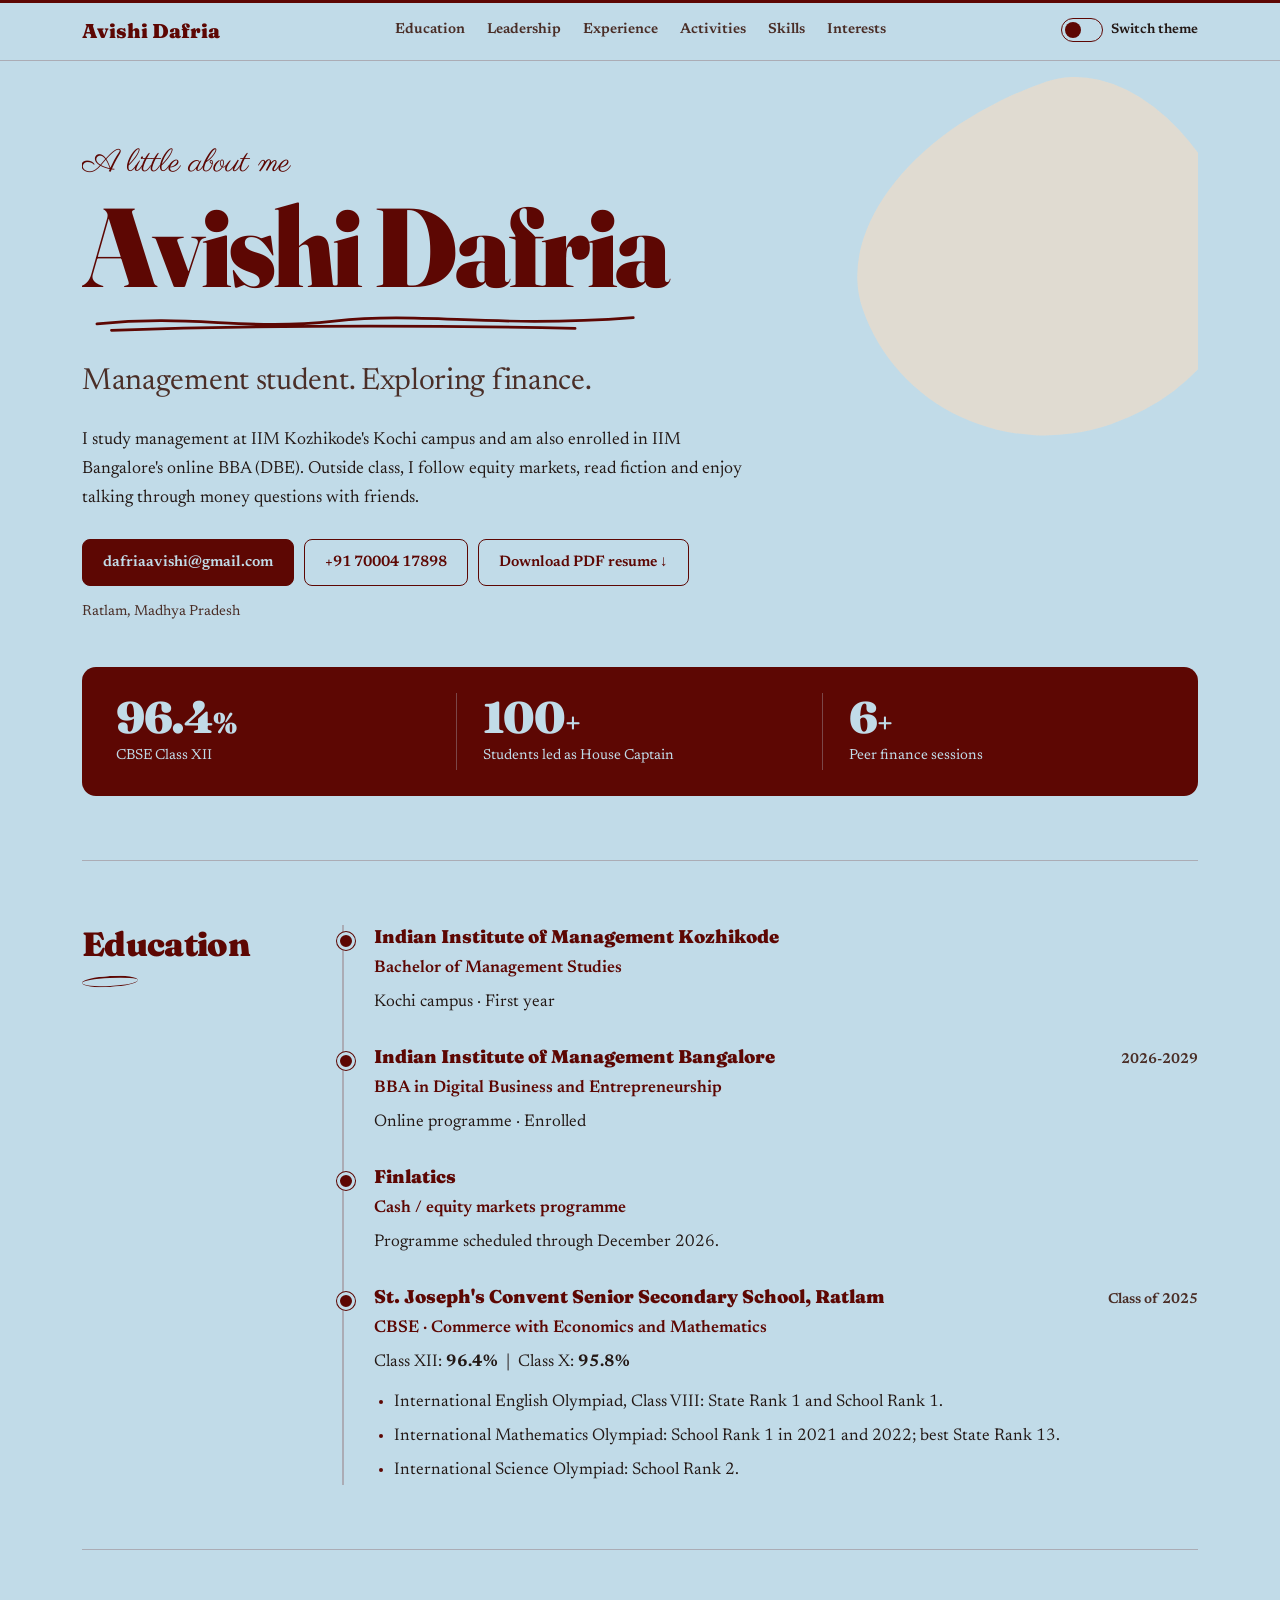
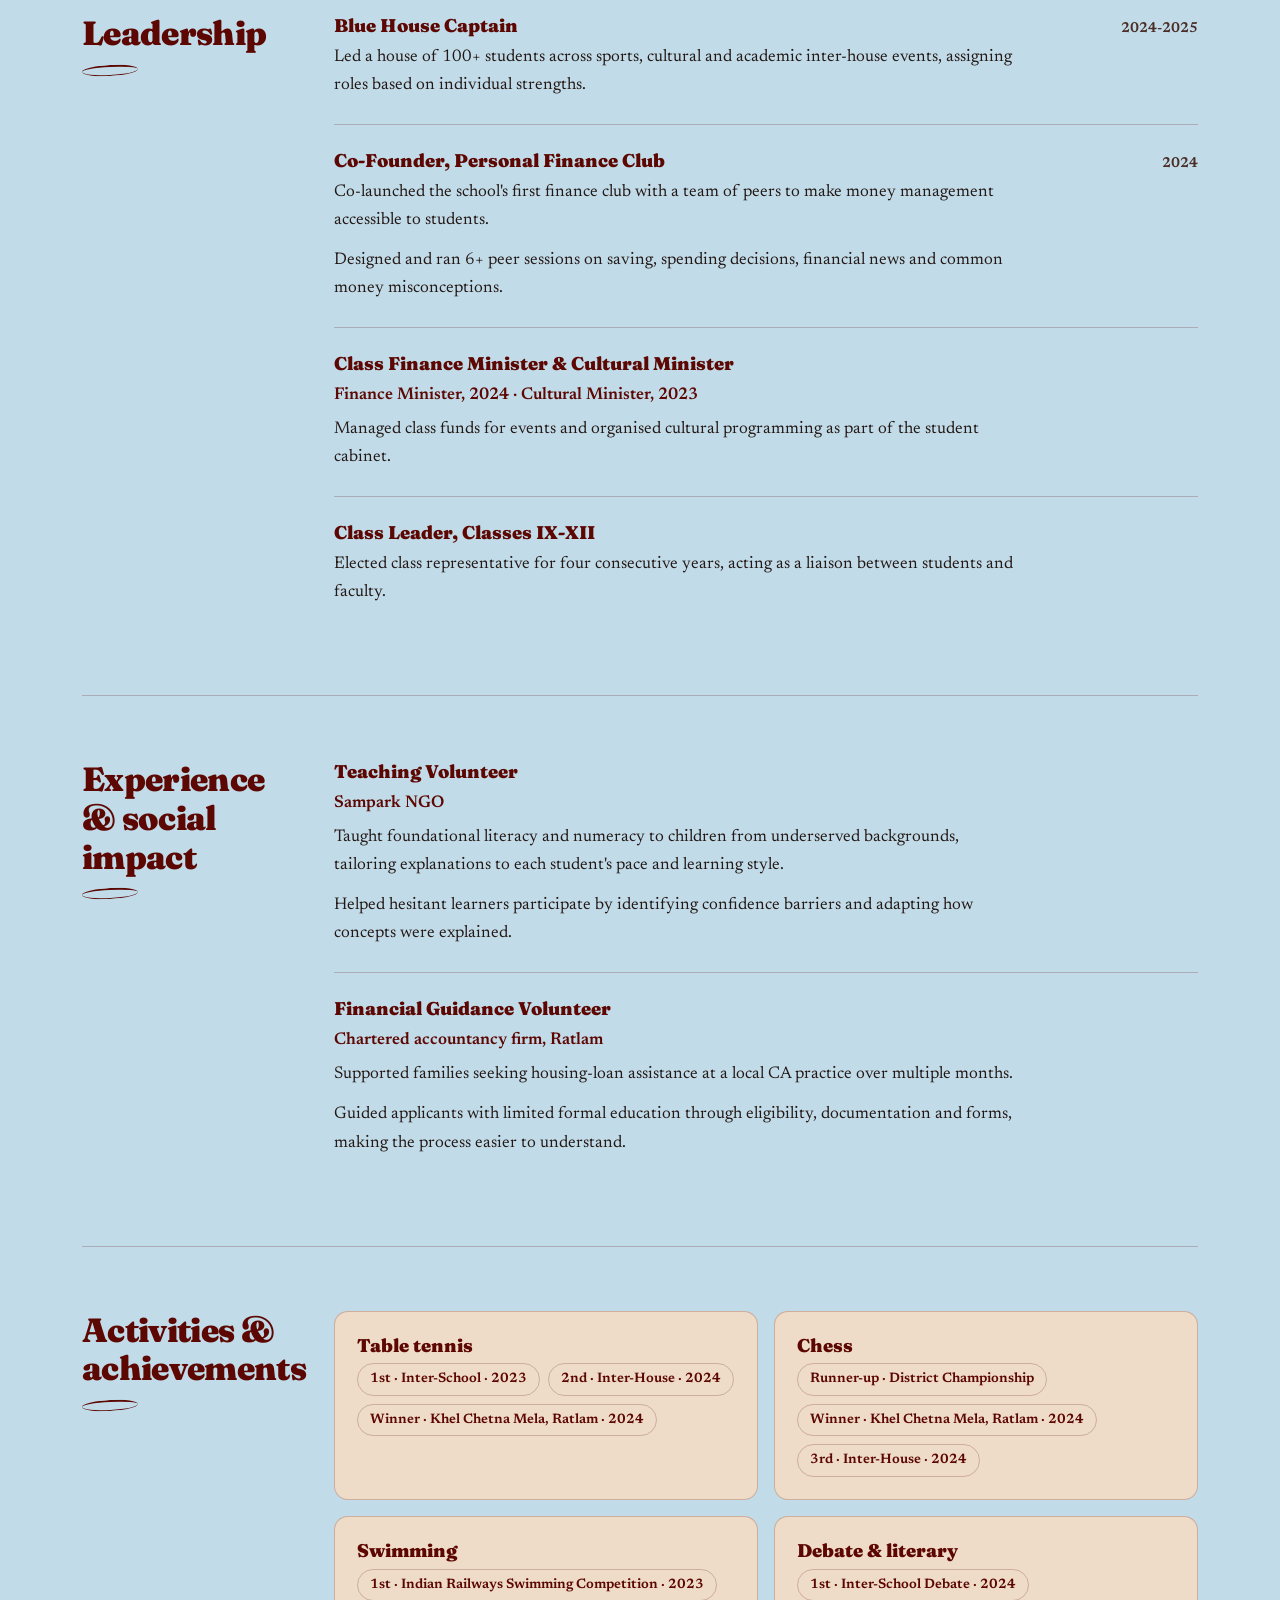
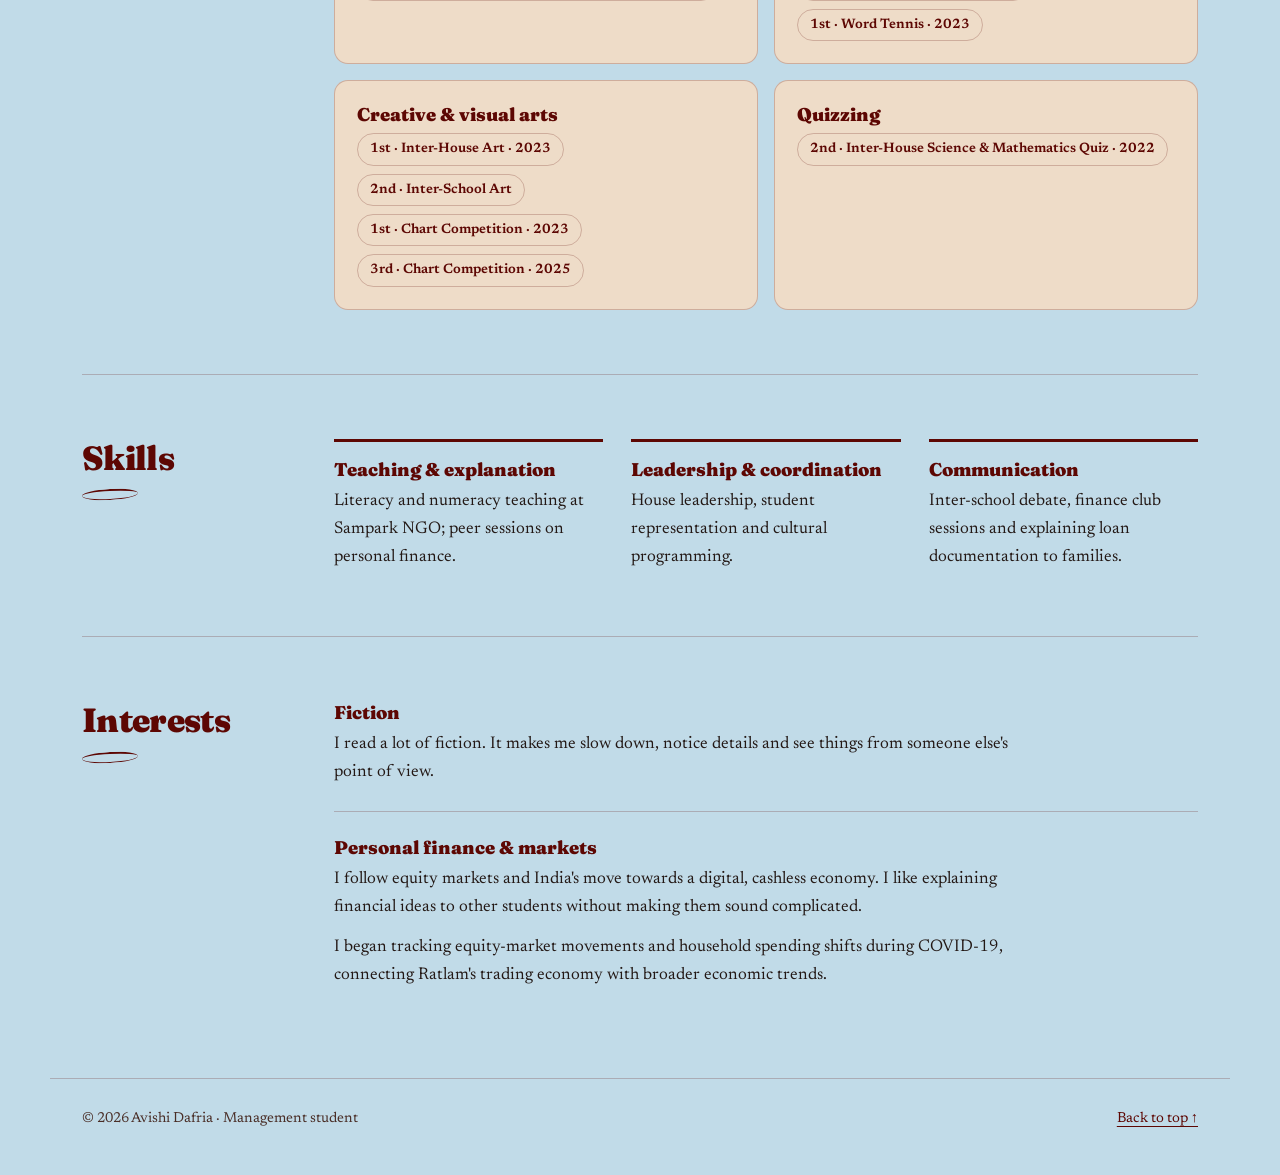
<file: index.html>
<!DOCTYPE html>
<html lang="en">
<head>
  <meta charset="UTF-8">
  <meta name="viewport" content="width=device-width, initial-scale=1.0">
  <meta name="color-scheme" content="light dark">
  <meta name="author" content="Avishi Dafria">
  <meta name="description" content="Avishi Dafria's student resume: education, leadership, volunteering and interests.">
  <meta property="og:title" content="Avishi Dafria | Resume">
  <meta property="og:description" content="Management student exploring finance. Education, leadership, volunteering and interests.">
  <meta property="og:type" content="website">
  <meta name="theme-color" content="#5D0703">
  <title>Avishi Dafria | Resume</title>
  <link rel="preconnect" href="https://fonts.googleapis.com">
  <link rel="preconnect" href="https://fonts.gstatic.com" crossorigin>
  <link href="https://fonts.googleapis.com/css2?family=Fraunces:wght@400;700;900&family=Newsreader:wght@400;500;600;700&family=Parisienne&display=swap" rel="stylesheet">
  <link rel="icon" href="data:image/svg+xml,%3Csvg xmlns=%27http://www.w3.org/2000/svg%27 viewBox=%270 0 64 64%27%3E%3Crect width=%2764%27 height=%2764%27 rx=%2716%27 fill=%27%235D0703%27/%3E%3Ctext x=%2732%27 y=%2742%27 text-anchor=%27middle%27 font-family=%27Arial%27 font-size=%2730%27 fill=%27white%27%3EAD%3C/text%3E%3C/svg%3E">
  <link rel="stylesheet" href="style.css">
</head>
<body>
  <div class="scroll-progress" aria-hidden="true"></div>
  <a class="skip-link" href="#main">Skip to resume</a>
  <header class="site-header">
    <div class="header-inner">
      <a class="wordmark" href="#top">Avishi Dafria</a>
      <nav aria-label="Resume sections">
        <a href="#education">Education</a>
        <a href="#leadership">Leadership</a>
        <a href="#experience">Experience</a>
        <a href="#activities">Activities</a>
        <a href="#skills">Skills</a>
        <a href="#interests">Interests</a>
      </nav>
      <label class="theme-switch"><input id="theme-toggle" type="checkbox"><span class="toggle-track" aria-hidden="true"></span><span class="toggle-text">Switch theme</span></label>
    </div>
  </header>
  <main id="main" class="resume">
    <section id="top" class="intro" aria-labelledby="name">
      <p class="eyebrow">A little about me</p>
      <h1 id="name">Avishi Dafria</h1>
      <svg class="name-swish" viewBox="0 0 600 22" aria-hidden="true" focusable="false"><path d="M4 12 C110 1 165 20 265 9 S435 17 594 5 M20 19 Q260 11 530 17" fill="none" stroke="currentColor" stroke-width="3" stroke-linecap="round"/></svg>
      <p class="subtitle">Management student. Exploring finance.</p>
      <p class="summary">I study management at IIM Kozhikode's Kochi campus and am also enrolled in IIM Bangalore's online BBA (DBE). Outside class, I follow equity markets, read fiction and enjoy talking through money questions with friends.</p>
      <div class="contact-list" aria-label="Contact details">
        <a class="contact-button" href="mailto:dafriaavishi@gmail.com">dafriaavishi@gmail.com</a>
        <a class="contact-button secondary-button" href="tel:+917000417898">+91 70004 17898</a>
        <a class="contact-button secondary-button" href="resume.pdf" download="Avishi_Dafria_Resume.pdf">Download PDF resume &darr;</a>
      </div>
      <p class="location">Ratlam, Madhya Pradesh</p>
      <div class="stat-strip" aria-label="Resume highlights">
        <div><strong>96.4<span>%</span></strong><span>CBSE Class XII</span></div>
        <div><strong>100<span>+</span></strong><span>Students led as House Captain</span></div>
        <div><strong>6<span>+</span></strong><span>Peer finance sessions</span></div>
      </div>
    </section>

    <section id="education" class="resume-section" aria-labelledby="education-heading">
      <div class="section-label"><h2 id="education-heading">Education</h2></div>
      <div class="section-content timeline">
        <article class="entry">
          <h3>Indian Institute of Management Kozhikode</h3>
          <p class="role">Bachelor of Management Studies</p>
          <p>Kochi campus &middot; First year</p>
        </article>
        <article class="entry">
          <div class="entry-heading"><h3>Indian Institute of Management Bangalore</h3><p class="date">2026-2029</p></div>
          <p class="role">BBA in Digital Business and Entrepreneurship</p>
          <p>Online programme &middot; Enrolled</p>
        </article>
        <article class="entry">
          <h3>Finlatics</h3>
          <p class="role">Cash / equity markets programme</p>
          <p>Programme scheduled through December 2026.</p>
        </article>
        <article class="entry">
          <div class="entry-heading"><h3>St. Joseph's Convent Senior Secondary School, Ratlam</h3><p class="date">Class of 2025</p></div>
          <p class="role">CBSE &middot; Commerce with Economics and Mathematics</p>
          <p>Class XII: <strong>96.4%</strong> &nbsp;|&nbsp; Class X: <strong>95.8%</strong></p>
          <ul>
            <li>International English Olympiad, Class VIII: State Rank 1 and School Rank 1.</li>
            <li>International Mathematics Olympiad: School Rank 1 in 2021 and 2022; best State Rank 13.</li>
            <li>International Science Olympiad: School Rank 2.</li>
          </ul>
        </article>
      </div>
    </section>

    <section id="leadership" class="resume-section" aria-labelledby="leadership-heading">
      <div class="section-label"><h2 id="leadership-heading">Leadership</h2></div>
      <div class="section-content">
        <article class="entry">
          <div class="entry-heading"><h3>Blue House Captain</h3><p class="date">2024-2025</p></div>
          <p>Led a house of 100+ students across sports, cultural and academic inter-house events, assigning roles based on individual strengths.</p>
        </article>
        <article class="entry">
          <div class="entry-heading"><h3>Co-Founder, Personal Finance Club</h3><p class="date">2024</p></div>
          <p>Co-launched the school's first finance club with a team of peers to make money management accessible to students.</p>
          <p>Designed and ran 6+ peer sessions on saving, spending decisions, financial news and common money misconceptions.</p>
        </article>
        <article class="entry">
          <h3>Class Finance Minister &amp; Cultural Minister</h3>
          <p class="role">Finance Minister, 2024 &middot; Cultural Minister, 2023</p>
          <p>Managed class funds for events and organised cultural programming as part of the student cabinet.</p>
        </article>
        <article class="entry">
          <h3>Class Leader, Classes IX-XII</h3>
          <p>Elected class representative for four consecutive years, acting as a liaison between students and faculty.</p>
        </article>
      </div>
    </section>

    <section id="experience" class="resume-section" aria-labelledby="experience-heading">
      <div class="section-label"><h2 id="experience-heading">Experience &amp; social impact</h2></div>
      <div class="section-content">
        <article class="entry">
          <h3>Teaching Volunteer</h3><p class="role">Sampark NGO</p>
          <p>Taught foundational literacy and numeracy to children from underserved backgrounds, tailoring explanations to each student's pace and learning style.</p>
          <p>Helped hesitant learners participate by identifying confidence barriers and adapting how concepts were explained.</p>
        </article>
        <article class="entry">
          <h3>Financial Guidance Volunteer</h3><p class="role">Chartered accountancy firm, Ratlam</p>
          <p>Supported families seeking housing-loan assistance at a local CA practice over multiple months.</p>
          <p>Guided applicants with limited formal education through eligibility, documentation and forms, making the process easier to understand.</p>
        </article>
      </div>
    </section>

    <section id="activities" class="resume-section" aria-labelledby="activities-heading">
      <div class="section-label"><h2 id="activities-heading">Activities &amp; achievements</h2></div>
      <div class="section-content">
        <article class="entry achievement-card"><h3>Table tennis</h3><div class="badge-list"><span class="badge">1st &middot; Inter-School &middot; 2023</span><span class="badge">2nd &middot; Inter-House &middot; 2024</span><span class="badge">Winner &middot; Khel Chetna Mela, Ratlam &middot; 2024</span></div></article>
        <article class="entry achievement-card"><h3>Chess</h3><div class="badge-list"><span class="badge">Runner-up &middot; District Championship</span><span class="badge">Winner &middot; Khel Chetna Mela, Ratlam &middot; 2024</span><span class="badge">3rd &middot; Inter-House &middot; 2024</span></div></article>
        <article class="entry achievement-card"><h3>Swimming</h3><div class="badge-list"><span class="badge">1st &middot; Indian Railways Swimming Competition &middot; 2023</span></div></article>
        <article class="entry achievement-card"><h3>Debate &amp; literary</h3><div class="badge-list"><span class="badge">1st &middot; Inter-School Debate &middot; 2024</span><span class="badge">1st &middot; Word Tennis &middot; 2023</span></div></article>
        <article class="entry achievement-card"><h3>Creative &amp; visual arts</h3><div class="badge-list"><span class="badge">1st &middot; Inter-House Art &middot; 2023</span><span class="badge">2nd &middot; Inter-School Art</span><span class="badge">1st &middot; Chart Competition &middot; 2023</span><span class="badge">3rd &middot; Chart Competition &middot; 2025</span></div></article>
        <article class="entry achievement-card"><h3>Quizzing</h3><div class="badge-list"><span class="badge">2nd &middot; Inter-House Science &amp; Mathematics Quiz &middot; 2022</span></div></article>
      </div>
    </section>

    <section id="skills" class="resume-section" aria-labelledby="skills-heading">
      <div class="section-label"><h2 id="skills-heading">Skills</h2></div>
      <div class="section-content skill-grid">
        <article class="entry"><h3>Teaching &amp; explanation</h3><p>Literacy and numeracy teaching at Sampark NGO; peer sessions on personal finance.</p></article>
        <article class="entry"><h3>Leadership &amp; coordination</h3><p>House leadership, student representation and cultural programming.</p></article>
        <article class="entry"><h3>Communication</h3><p>Inter-school debate, finance club sessions and explaining loan documentation to families.</p></article>
      </div>
    </section>

    <section id="interests" class="resume-section" aria-labelledby="interests-heading">
      <div class="section-label"><h2 id="interests-heading">Interests</h2></div>
      <div class="section-content">
        <article class="entry"><h3>Fiction</h3><p>I read a lot of fiction. It makes me slow down, notice details and see things from someone else's point of view.</p></article>
        <article class="entry"><h3>Personal finance &amp; markets</h3><p>I follow equity markets and India's move towards a digital, cashless economy. I like explaining financial ideas to other students without making them sound complicated.</p><p>I began tracking equity-market movements and household spending shifts during COVID-19, connecting Ratlam's trading economy with broader economic trends.</p></article>
      </div>
    </section>
  </main>
  <footer class="site-footer"><p>&copy; 2026 Avishi Dafria &middot; Management student</p><a href="#top">Back to top &uarr;</a></footer>
</body>
</html>
</file>
<file: style.css>
/* Avishi Dafria resume.
   One palette, three jobs: cherry = accent, sky = page, cream = surface.
   Theme: follows the device; the switch in the header reverses it. */

:root {
  --accent: #5D0703; --bg: #C1DBE8; --surface: #EEDCC8; --text: #231815; --muted: #4A2E27;
  --line: color-mix(in srgb, var(--accent) 22%, transparent);
  --serif: 'Newsreader', Georgia, serif;
  --display: 'Fraunces', Georgia, serif;
  --script: 'Parisienne', cursive;
  color-scheme: light;
}
@media (prefers-color-scheme: dark) {
  :root { --accent: #EEDCC8; --bg: #280E0D; --surface: #3B1713; --text: #EEDCC8; --muted: #E2DABD; color-scheme: dark; }
}
:root:has(#theme-toggle:checked) { --accent: #EEDCC8; --bg: #280E0D; --surface: #3B1713; --text: #EEDCC8; --muted: #E2DABD; color-scheme: dark; }
@media (prefers-color-scheme: dark) {
  :root:has(#theme-toggle:checked) { --accent: #5D0703; --bg: #C1DBE8; --surface: #EEDCC8; --text: #231815; --muted: #4A2E27; color-scheme: light; }
}

/* Base */
* { box-sizing: border-box; }
html { scroll-behavior: smooth; scroll-padding-top: 120px; }
body { margin: 0; background: var(--bg); color: var(--text); font: 17px/1.65 var(--serif); }
h1, h2, h3, p { margin-top: 0; }
h1, h2, h3, .wordmark { font-family: var(--display); font-weight: 900; color: var(--accent); }
p { margin-bottom: 12px; max-width: 68ch; }
a { color: var(--accent); text-underline-offset: 4px; }
a:focus-visible, .theme-switch input:focus-visible + .toggle-track { outline: 3px solid var(--accent); outline-offset: 4px; }
h1 { font-size: clamp(3.25rem, 10vw, 7rem); line-height: 1; letter-spacing: -.03em; margin-bottom: 10px; }
h2 { font-size: clamp(1.75rem, 3vw, 2.1rem); line-height: 1.15; letter-spacing: -.02em; margin-bottom: 0; }
h3 { font-size: 1.15rem; line-height: 1.3; margin-bottom: 6px; }

/* Header */
.skip-link { position: absolute; top: -80px; left: 16px; padding: 12px 18px; background: var(--surface); z-index: 40; }
.skip-link:focus { top: 8px; }
.site-header { position: sticky; top: 0; z-index: 10; background: color-mix(in srgb, var(--bg) 90%, transparent); backdrop-filter: blur(10px); border-bottom: 1px solid var(--line); }
.header-inner { max-width: 1180px; margin: auto; padding: 8px 32px; display: flex; align-items: center; justify-content: space-between; gap: 24px; }
.wordmark { font-size: 1.25rem; text-decoration: none; }
nav { display: flex; flex-wrap: wrap; gap: 4px 22px; }
nav a { min-height: 44px; display: flex; align-items: center; font-size: .9rem; font-weight: 600; color: var(--muted); text-decoration: none; }
nav a:hover { color: var(--accent); text-decoration: underline; text-underline-offset: 6px; }

.theme-switch { position: relative; display: inline-flex; align-items: center; gap: 8px; min-height: 44px; cursor: pointer; font-size: .85rem; font-weight: 600; white-space: nowrap; }
.theme-switch input { position: absolute; width: 1px; height: 1px; opacity: 0; }
.toggle-track { position: relative; width: 42px; height: 24px; border: 1px solid var(--accent); border-radius: 999px; }
.toggle-track::before { content: ''; position: absolute; top: 3px; left: 3px; width: 16px; height: 16px; border-radius: 50%; background: var(--accent); transition: transform .2s ease; }
.theme-switch input:checked + .toggle-track::before { transform: translateX(18px); }

/* Hero */
.resume { max-width: 1180px; margin: auto; padding: 0 32px; }
.intro { position: relative; isolation: isolate; overflow: clip; padding: 84px 0 0; }
.intro::before { content: ''; position: absolute; z-index: -1; width: min(380px, 60vw); aspect-ratio: 1.1; right: -40px; top: 30px; background: var(--surface); opacity: .7; border-radius: 65% 35% 48% 52% / 45% 58% 42% 55%; transform: rotate(-19deg); }
.eyebrow { font: 2rem/1.2 var(--script); color: var(--accent); margin-bottom: 8px; }
.name-swish { display: block; width: min(560px, 80%); height: 20px; margin: 0 0 24px 4px; color: var(--accent); }
.subtitle { font-size: clamp(1.35rem, 3vw, 1.9rem); letter-spacing: -.01em; color: var(--muted); margin-bottom: 18px; }
.summary { font-size: 1.1rem; }
.contact-list { display: flex; flex-wrap: wrap; gap: 10px; margin-top: 26px; }
.contact-button { display: inline-flex; align-items: center; min-height: 46px; padding: 10px 20px; border: 1.5px solid var(--accent); border-radius: 8px; background: var(--accent); color: var(--bg); font-size: .95rem; font-weight: 600; text-decoration: none; }
.contact-button:hover { box-shadow: 4px 4px 0 color-mix(in srgb, var(--accent) 35%, transparent); }
.secondary-button { background: transparent; color: var(--accent); }
.secondary-button:hover { background: var(--surface); }
.location { margin: 14px 0 0; color: var(--muted); font-size: .9rem; }

.stat-strip { margin-top: 44px; display: grid; grid-template-columns: repeat(3, minmax(0, 1fr)); padding: 26px 8px; border-radius: 14px; background: var(--accent); color: var(--bg); -webkit-print-color-adjust: exact; print-color-adjust: exact; }
.stat-strip > div { padding: 0 26px; border-right: 1px solid color-mix(in srgb, var(--bg) 30%, transparent); }
.stat-strip > div:last-child { border: 0; }
.stat-strip strong { display: block; font: 900 2.75rem/1.1 var(--display); letter-spacing: -.03em; }
.stat-strip strong span { font-size: .65em; }
.stat-strip div > span { font-size: .9rem; }

/* Sections */
.resume-section { display: grid; grid-template-columns: 220px minmax(0, 1fr); gap: 32px; padding: 64px 0; border-top: 1px solid var(--line); }
.intro + .resume-section { margin-top: 64px; }
.section-label { align-self: start; position: sticky; top: 96px; min-width: 0; }
.section-label h2::after { content: ''; display: block; width: 56px; height: 8px; margin-top: 12px; border-top: 2px solid var(--accent); border-bottom: 1px solid var(--accent); border-radius: 50%; transform: rotate(-3deg); }
.section-content { min-width: 0; }

/* Entries are ruled rows, not cards; cards are kept for the achievement grid. */
.entry { padding: 24px 0; border-top: 1px solid var(--line); }
.entry:first-child { padding-top: 0; border-top: 0; }
.entry p:last-child { margin-bottom: 0; }
.entry .role { font-weight: 600; color: var(--accent); margin-bottom: 6px; }
.entry-heading { display: flex; flex-wrap: wrap; justify-content: space-between; align-items: baseline; gap: 4px 16px; }
.entry .date { margin: 0 0 6px; font-size: .9rem; font-weight: 600; color: var(--muted); font-variant-numeric: tabular-nums; }
ul { margin: 10px 0 0; padding-left: 20px; }
li + li { margin-top: 6px; }
li::marker { color: var(--accent); }

.timeline { margin-left: 8px; padding-left: 30px; border-left: 2px solid var(--line); }
.timeline .entry { position: relative; padding: 0 0 28px; border-top: 0; }
.timeline .entry:last-child { padding-bottom: 0; }
.timeline .entry::before { content: ''; position: absolute; left: -37px; top: 7px; width: 12px; height: 12px; border-radius: 50%; background: var(--accent); border: 3px solid var(--bg); box-shadow: 0 0 0 1px var(--accent); }

#activities .section-content { display: grid; grid-template-columns: repeat(2, minmax(0, 1fr)); gap: 16px; }
#activities .entry { padding: 22px; background: var(--surface); border: 1px solid var(--line); border-radius: 14px; }
.badge-list { display: flex; flex-wrap: wrap; gap: 8px; }
.badge { padding: 5px 12px; border: 1px solid var(--line); border-radius: 999px; font-size: .85rem; font-weight: 600; line-height: 1.5; color: var(--accent); }

.skill-grid { display: grid; grid-template-columns: repeat(3, minmax(0, 1fr)); gap: 28px; }
.skill-grid .entry { padding: 16px 0 0; border-top: 3px solid var(--accent); }

.site-footer { display: flex; flex-wrap: wrap; justify-content: space-between; gap: 12px; max-width: 1180px; margin: auto; padding: 28px 32px 44px; border-top: 1px solid var(--line); color: var(--muted); font-size: .9rem; }
.site-footer p { margin: 0; }

/* 404 page */
.error-page { min-height: 100vh; display: grid; place-items: center; padding: 32px; }
.error-card { width: min(100%, 640px); padding: clamp(24px, 6vw, 56px); background: var(--surface); border: 1px solid var(--line); border-radius: 20px; }
.error-card h1 { font-size: clamp(5.5rem, 22vw, 10rem); margin-bottom: 8px; }
.error-card h2 { font-size: 1.75rem; margin-bottom: 12px; }
.error-links { display: flex; flex-wrap: wrap; gap: 6px 18px; margin: 22px 0 0; padding: 0; list-style: none; }
.error-links li + li { margin: 0; }
.error-links a { font-weight: 600; }

/* Motion: one page-load sequence in the hero plus a reading-progress bar. */
@keyframes arrive { from { opacity: 0; transform: translateY(12px); } }
@keyframes reading-progress { from { transform: scaleX(0); } to { transform: scaleX(1); } }
.scroll-progress { display: none; }
@media (prefers-reduced-motion: no-preference) {
  .intro > * { animation: arrive .6s ease backwards; }
  .intro > :nth-child(2) { animation-delay: .07s; }
  .intro > :nth-child(3) { animation-delay: .14s; }
  .intro > :nth-child(4) { animation-delay: .21s; }
  .intro > :nth-child(5) { animation-delay: .28s; }
  .intro > :nth-child(6) { animation-delay: .35s; }
  .intro > :nth-child(7) { animation-delay: .42s; }
  .intro > :nth-child(8) { animation-delay: .49s; }
  @supports (animation-timeline: scroll()) {
    .scroll-progress { display: block; position: fixed; inset: 0 0 auto; height: 3px; z-index: 30; background: var(--accent); transform-origin: left; animation: reading-progress linear both; animation-timeline: scroll(root block); }
  }
}
@media (prefers-reduced-motion: reduce) { html { scroll-behavior: auto; } }

/* Responsive */
@media (max-width: 900px) {
  .resume-section { grid-template-columns: 170px minmax(0, 1fr); gap: 24px; }
  .skill-grid { grid-template-columns: 1fr; }
}
@media (max-width: 700px) {
  body { font-size: 16px; }
  .header-inner { display: grid; grid-template-columns: 1fr auto; gap: 0 8px; padding: 6px 20px; }
  nav { grid-column: 1 / -1; grid-row: 2; flex-wrap: nowrap; gap: 18px; overflow-x: auto; scrollbar-width: none; }
  nav a { white-space: nowrap; }
  .toggle-text { position: absolute; width: 1px; height: 1px; overflow: hidden; clip-path: inset(50%); }
  .resume { padding: 0 20px; }
  .intro { padding-top: 44px; }
  .stat-strip { grid-template-columns: 1fr; margin-top: 32px; padding: 6px 20px; }
  .stat-strip > div { display: flex; align-items: baseline; gap: 14px; padding: 14px 0; border-right: 0; border-bottom: 1px solid color-mix(in srgb, var(--bg) 30%, transparent); }
  .stat-strip strong { min-width: 4.5rem; font-size: 2rem; }
  .resume-section { grid-template-columns: 1fr; gap: 20px; padding: 44px 0; }
  .intro + .resume-section { margin-top: 40px; }
  .section-label { position: static; }
  #activities .section-content { grid-template-columns: 1fr; }
  .timeline { padding-left: 22px; }
  .timeline .entry::before { left: -29px; }
  .site-footer { padding: 24px 20px 36px; }
}

/* Print: always light, no chrome. */
@media print {
  :root, :root:has(#theme-toggle:checked) { --accent: #5D0703; --bg: #fff; --surface: #fff; --text: #231815; --muted: #4A2E27; color-scheme: light; }
  body { font-size: 12pt; }
  .site-header, .skip-link, .site-footer, .scroll-progress, .contact-button[download] { display: none; }
  .intro { padding-top: 8px; }
  .intro::before { display: none; }
  .resume-section { padding: 22px 0; }
  .section-label { position: static; }
  .entry { break-inside: avoid; }
}
</file>
